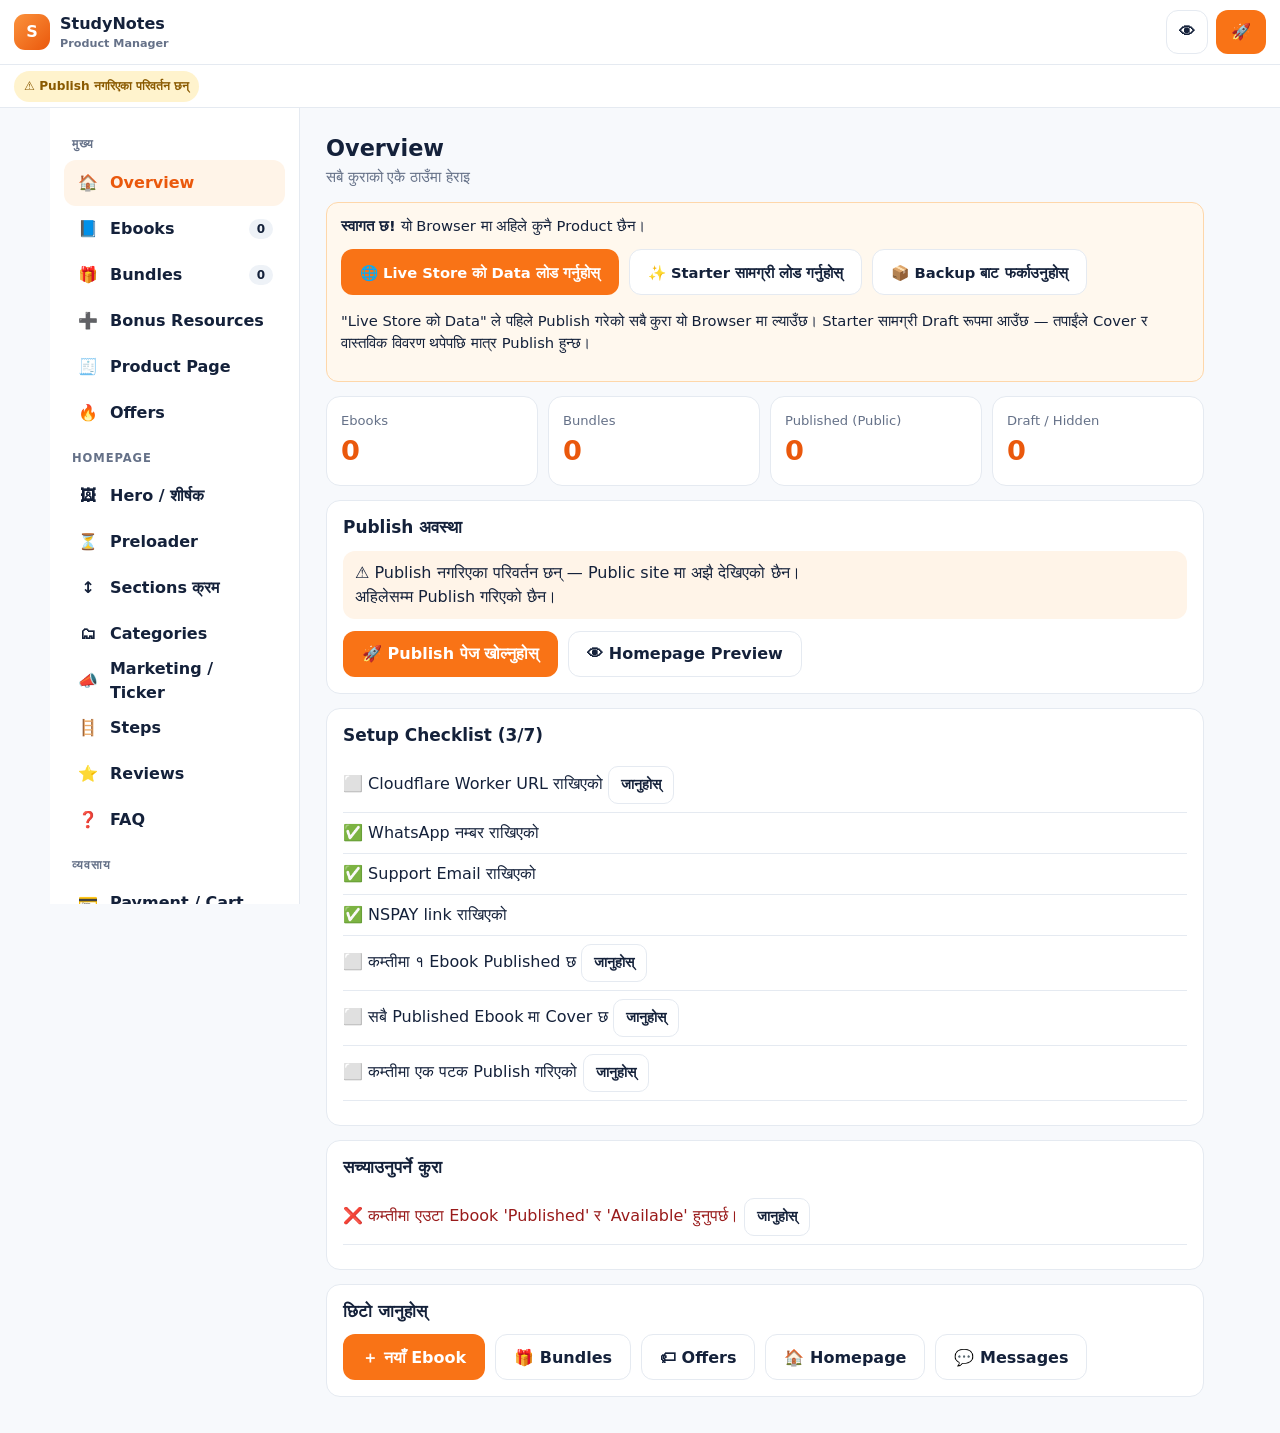
<file: mnrsnadmin/index.html>
<!doctype html>
<html lang="ne">
<head>
<meta charset="utf-8">
<meta name="viewport" content="width=device-width,initial-scale=1,viewport-fit=cover">
<meta name="robots" content="noindex,nofollow">
<meta name="theme-color" content="#f97316">
<title>StudyNotes Product Manager</title>
<link rel="icon" href="../favicon.svg">
<link rel="stylesheet" href="../assets/css/admin.css">
</head>
<body data-base="../">
<header class="admin-top">
  <button class="icon-btn" id="menuBtn" aria-label="Menu">☰</button>
  <a class="brand" href="../index.html"><span class="brand-mark">S</span><span>StudyNotes<small>Product Manager</small></span></a>
  <div class="top-right"><button class="btn btn-ghost" id="btnPreview" style="min-height:44px;padding:0 12px">👁</button><button class="btn btn-primary" id="btnPublish" style="min-height:44px;padding:0 14px">🚀</button></div>
</header>
<div class="status-strip"><span id="pubBadge" class="pub-badge ok"></span><span id="saveStatus"></span></div>
<div id="scrim"></div>
<div class="admin-shell">
  <aside class="sidebar" id="sideNav"></aside>
  <main class="main-panel"><div id="app"></div></main>
</div>
<nav class="bottom-tabs" id="bottomTabs"></nav>
<div id="pv" hidden>
  <div class="pv-bar"><button class="btn btn-ghost" id="pvClose">✕ बन्द</button><label><input type="checkbox" id="pvDrafts"> Draft पनि देखाउने</label><button class="btn btn-ghost" id="pvReload">↻</button><small style="margin:0">Preview — Publish नगरेसम्म Public site मा केही पुग्दैन।</small></div>
  <iframe id="pvFrame" title="Preview"></iframe>
</div>
<div id="toast" class="toast" role="status" aria-live="polite"></div>
<script src="../assets/js/site-core.js"></script>
<script src="../assets/js/admin-core.js"></script>
<script src="../assets/js/admin-forms.js"></script>
<script src="../assets/js/admin-pages1.js"></script>
<script src="../assets/js/admin-pages2.js"></script>
<script src="../assets/js/admin-bonus.js"></script>
<script src="../assets/js/admin-productpage.js"></script>
<script src="../assets/js/admin-app.js"></script>
</body>
</html>
</file>
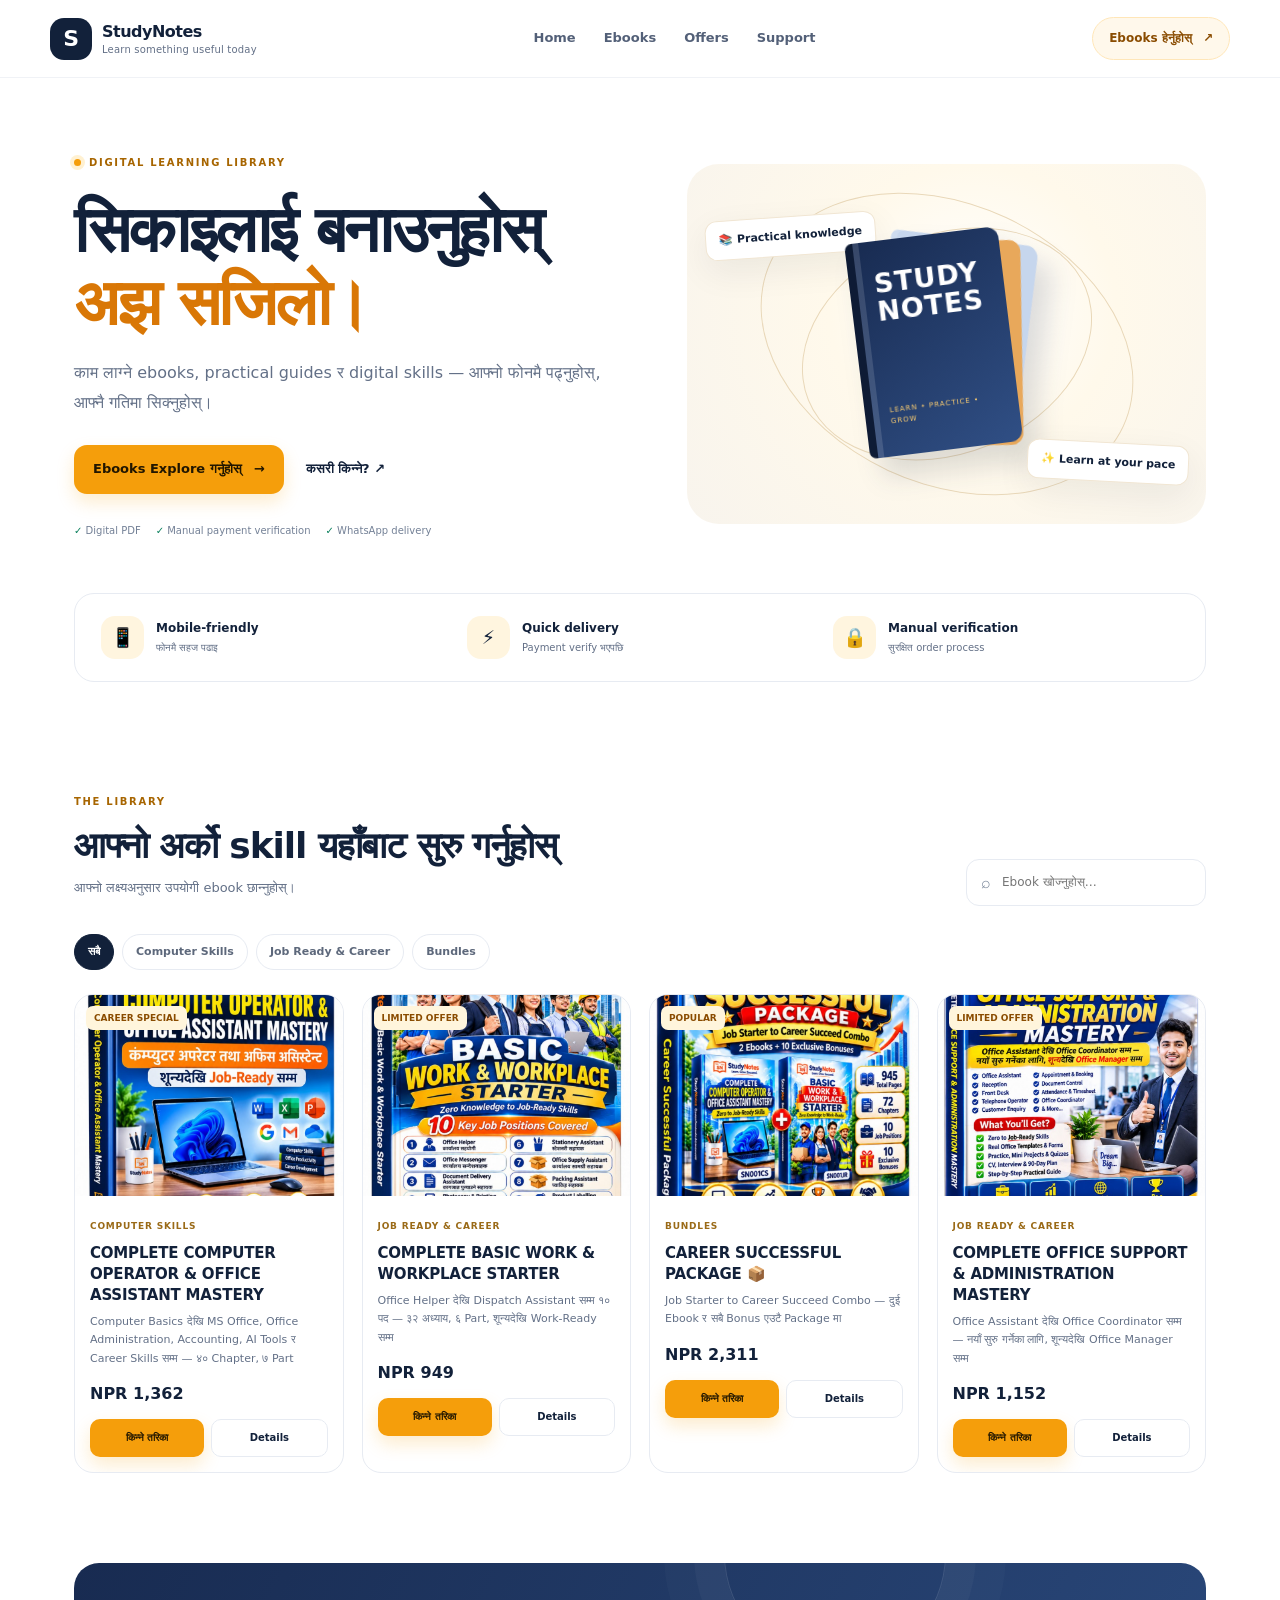
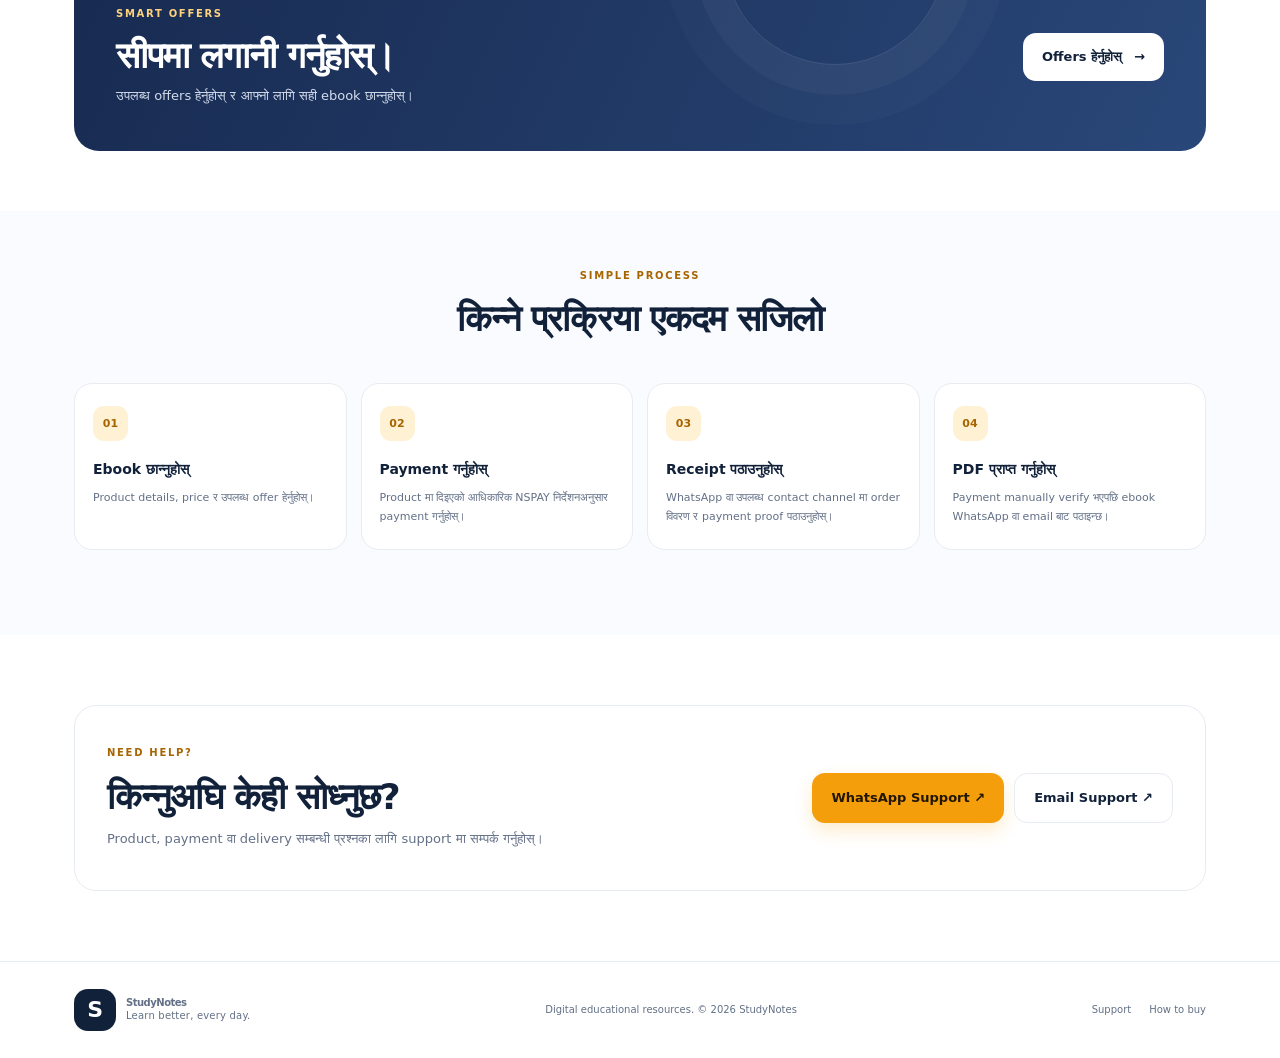
<file: index-legacy.html>
<!doctype html>
<html lang="ne">
<head>
<meta charset="utf-8"><meta name="viewport" content="width=device-width,initial-scale=1">
<meta name="theme-color" content="#ffffff">
<meta name="description" content="StudyNotes — उपयोगी ebooks, study resources र digital learning guides.">
<title>StudyNotes — Learn Better</title>
<link rel="stylesheet" href="assets/css/style.css">
</head>
<body>
<header class="site-header">
  <a class="brand" href="./" aria-label="StudyNotes home"><span class="brand-mark">S</span><span>StudyNotes<small>Learn something useful today</small></span></a>
  <nav class="desktop-nav" aria-label="Main navigation"><a href="#home">Home</a><a href="#ebooks">Ebooks</a><a href="#offers">Offers</a><a href="#support">Support</a></nav>
  <a class="header-cta" href="#ebooks">Ebooks हेर्नुहोस् <span>↗</span></a>
</header>
<main>
<section class="hero" id="home">
  <div class="hero-copy"><span class="eyebrow"><span class="dot"></span> DIGITAL LEARNING LIBRARY</span>
    <h1>सिकाइलाई बनाउनुहोस्<br><em>अझ सजिलो।</em></h1>
    <p>काम लाग्ने ebooks, practical guides र digital skills — आफ्नो फोनमै पढ्नुहोस्, आफ्नै गतिमा सिक्नुहोस्।</p>
    <div class="hero-actions"><a class="btn btn-primary" href="#ebooks">Ebooks Explore गर्नुहोस् <span>→</span></a><a class="text-link" href="#support">कसरी किन्ने? <span>↗</span></a></div>
    <div class="trust-row"><span>✓ Digital PDF</span><span>✓ Manual payment verification</span><span>✓ WhatsApp delivery</span></div>
  </div>
  <div class="hero-art" aria-hidden="true"><div class="orbit orbit-one"></div><div class="orbit orbit-two"></div><div class="floating-note note-a">📚 Practical knowledge</div><div class="book-stack"><div class="book book-back"></div><div class="book book-mid"></div><div class="book book-front"><span>STUDY<br>NOTES</span><small>LEARN • PRACTICE • GROW</small></div></div><div class="floating-note note-b">✨ Learn at your pace</div></div>
</section>
<section class="benefit-strip"><div><span class="benefit-icon">📱</span><span><b>Mobile-friendly</b><small>फोनमै सहज पढाइ</small></span></div><div><span class="benefit-icon">⚡</span><span><b>Quick delivery</b><small>Payment verify भएपछि</small></span></div><div><span class="benefit-icon">🔒</span><span><b>Manual verification</b><small>सुरक्षित order process</small></span></div></section>
<section class="section" id="ebooks">
  <div class="section-heading"><div><span class="eyebrow">THE LIBRARY</span><h2>आफ्नो अर्को skill यहाँबाट सुरु गर्नुहोस्</h2><p>आफ्नो लक्ष्यअनुसार उपयोगी ebook छान्नुहोस्।</p></div><label class="search-box"><span>⌕</span><input id="searchInput" type="search" placeholder="Ebook खोज्नुहोस्…" aria-label="Ebook खोज्नुहोस्"></label></div>
  <div id="categoryFilters" class="category-filters"><button class="filter-chip active" data-category="all">सबै</button></div>
  <div id="productGrid" class="product-grid"><div class="loading-state">Ebooks लोड हुँदैछन्…</div></div>
  <div id="emptyState" class="empty-state" hidden><span>📚</span><h3>अहिले product भेटिएन</h3><p>अर्को शब्द प्रयोग गरेर खोज्नुहोस् वा पछि फेरि हेर्नुहोस्।</p></div>
</section>
<section class="offer-banner" id="offers"><div><span class="eyebrow">SMART OFFERS</span><h2>सीपमा लगानी गर्नुहोस्।</h2><p>उपलब्ध offers हेर्नुहोस् र आफ्नो लागि सही ebook छान्नुहोस्।</p></div><a class="btn btn-light" href="#ebooks">Offers हेर्नुहोस् <span>→</span></a></section>
<section class="how-section" id="how"><div class="section-heading centered"><div><span class="eyebrow">SIMPLE PROCESS</span><h2>किन्ने प्रक्रिया एकदम सजिलो</h2></div></div><div class="steps-grid"><article><span class="step-number">01</span><h3>Ebook छान्नुहोस्</h3><p>Product details, price र उपलब्ध offer हेर्नुहोस्।</p></article><article><span class="step-number">02</span><h3>Payment गर्नुहोस्</h3><p>Product मा दिइएको आधिकारिक NSPAY निर्देशनअनुसार payment गर्नुहोस्।</p></article><article><span class="step-number">03</span><h3>Receipt पठाउनुहोस्</h3><p>WhatsApp वा उपलब्ध contact channel मा order विवरण र payment proof पठाउनुहोस्।</p></article><article><span class="step-number">04</span><h3>PDF प्राप्त गर्नुहोस्</h3><p>Payment manually verify भएपछि ebook WhatsApp वा email बाट पठाइन्छ।</p></article></div></section>
<section class="support-section" id="support"><div><span class="eyebrow">NEED HELP?</span><h2>किन्नुअघि केही सोध्नुछ?</h2><p>Product, payment वा delivery सम्बन्धी प्रश्नका लागि support मा सम्पर्क गर्नुहोस्।</p></div><div class="support-actions"><a id="supportWhatsapp" class="btn btn-primary" href="#" rel="noopener">WhatsApp Support ↗</a><a id="supportEmail" class="btn btn-outline" href="#">Email Support ↗</a></div></section>
</main>
<footer class="site-footer"><a class="brand" href="./"><span class="brand-mark">S</span><span>StudyNotes<small>Learn better, every day.</small></span></a><p>Digital educational resources. © <span id="year"></span> StudyNotes</p><div><a href="#support">Support</a><a href="#how">How to buy</a></div></footer>
<nav class="mobile-nav" aria-label="Mobile navigation"><a href="#home"><span>⌂</span>Home</a><a href="#ebooks"><span>▤</span>Ebooks</a><a href="#offers"><span>✦</span>Offers</a><a href="#support"><span>◌</span>Support</a></nav>
<div id="productModal" class="modal" hidden><div class="modal-backdrop" data-close-modal></div><section class="modal-panel" role="dialog" aria-modal="true" aria-labelledby="modalTitle"><button class="modal-close" data-close-modal aria-label="Close">×</button><div id="modalContent"></div></section></div>
<div id="toast" class="toast" role="status" aria-live="polite"></div>
<script src="assets/js/store.js" defer></script>
</body></html>
</file>
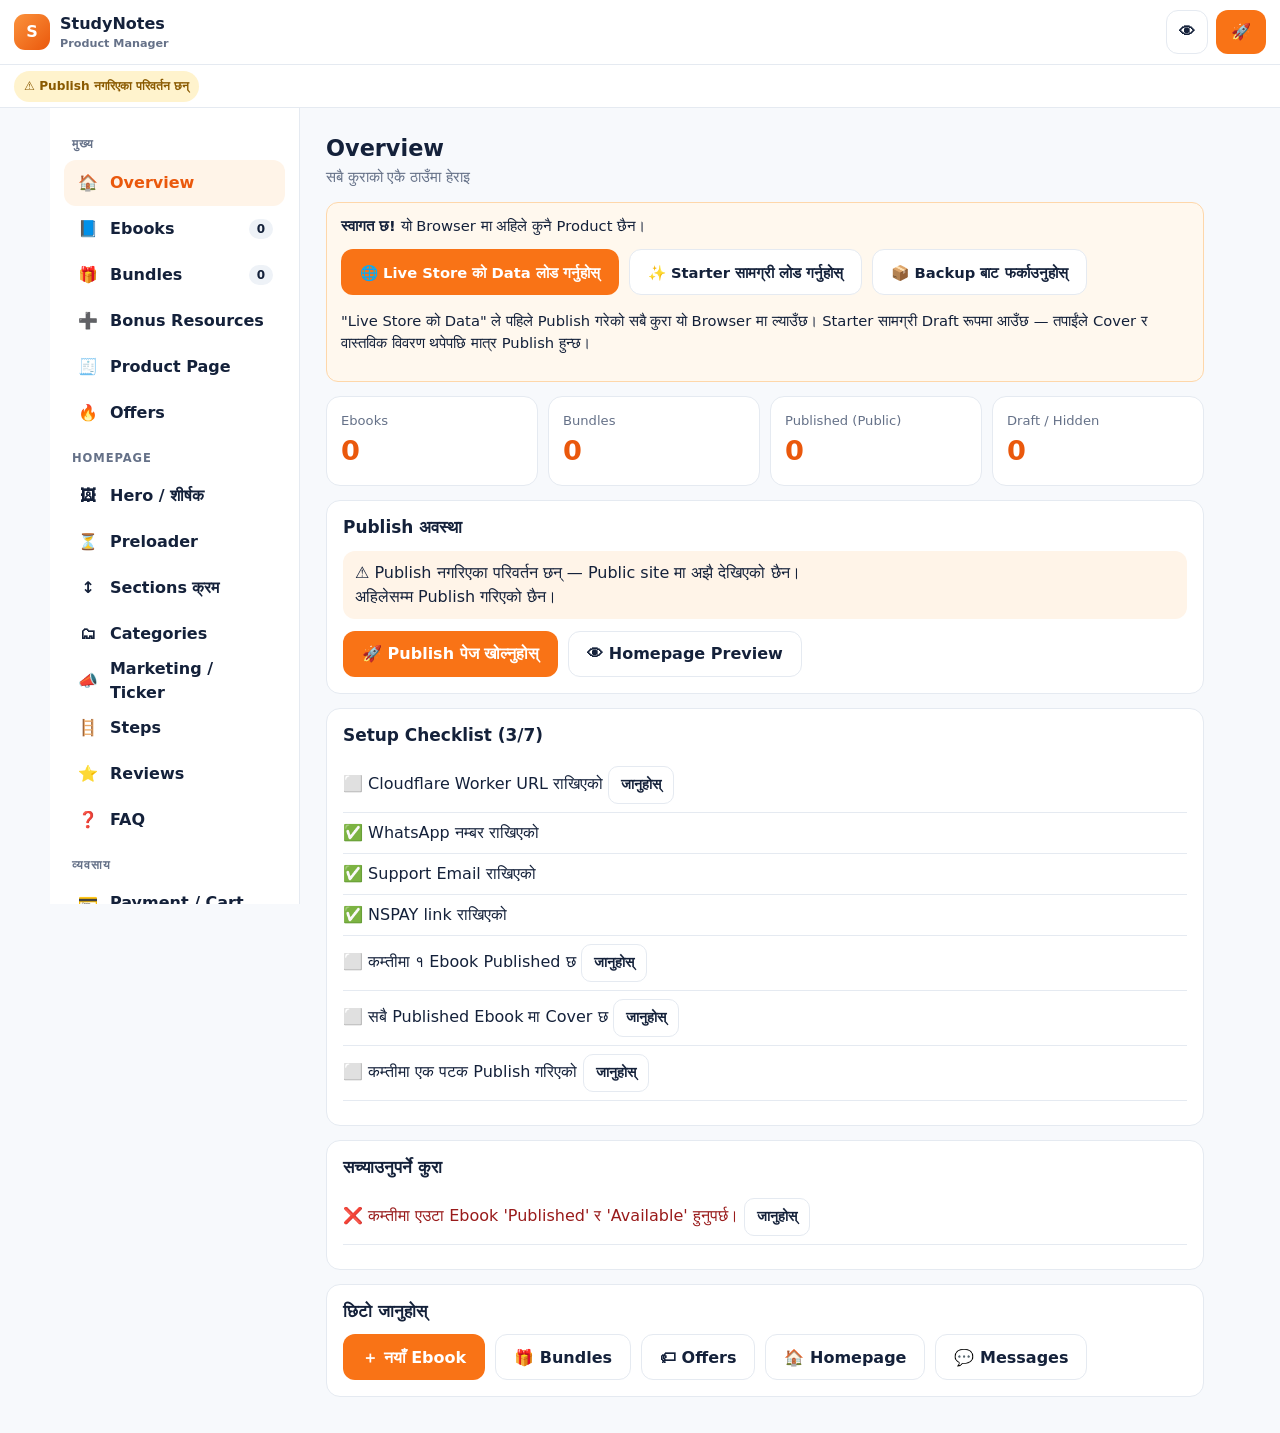
<file: mnrsnadmin.html>
<!doctype html>
<html lang="ne">
<head>
<meta charset="utf-8">
<meta name="viewport" content="width=device-width,initial-scale=1,viewport-fit=cover">
<meta name="robots" content="noindex,nofollow">
<meta name="theme-color" content="#f97316">
<title>StudyNotes Product Manager</title>
<link rel="icon" href="favicon.svg">
<link rel="stylesheet" href="assets/css/admin.css">
</head>
<body data-base="">
<header class="admin-top">
  <button class="icon-btn" id="menuBtn" aria-label="Menu">☰</button>
  <a class="brand" href="index.html"><span class="brand-mark">S</span><span>StudyNotes<small>Product Manager</small></span></a>
  <div class="top-right"><button class="btn btn-ghost" id="btnPreview" style="min-height:44px;padding:0 12px">👁</button><button class="btn btn-primary" id="btnPublish" style="min-height:44px;padding:0 14px">🚀</button></div>
</header>
<div class="status-strip"><span id="pubBadge" class="pub-badge ok"></span><span id="saveStatus"></span></div>
<div id="scrim"></div>
<div class="admin-shell">
  <aside class="sidebar" id="sideNav"></aside>
  <main class="main-panel"><div id="app"></div></main>
</div>
<nav class="bottom-tabs" id="bottomTabs"></nav>
<div id="pv" hidden>
  <div class="pv-bar"><button class="btn btn-ghost" id="pvClose">✕ बन्द</button><label><input type="checkbox" id="pvDrafts"> Draft पनि देखाउने</label><button class="btn btn-ghost" id="pvReload">↻</button><small style="margin:0">Preview — Publish नगरेसम्म Public site मा केही पुग्दैन।</small></div>
  <iframe id="pvFrame" title="Preview"></iframe>
</div>
<div id="toast" class="toast" role="status" aria-live="polite"></div>
<script src="assets/js/site-core.js"></script>
<script src="assets/js/admin-core.js"></script>
<script src="assets/js/admin-forms.js"></script>
<script src="assets/js/admin-pages1.js"></script>
<script src="assets/js/admin-pages2.js"></script>
<script src="assets/js/admin-bonus.js"></script>
<script src="assets/js/admin-productpage.js"></script>
<script src="assets/js/admin-app.js"></script>
</body>
</html>
</file>
<file: assets/css/admin.css>
/* StudyNotes Product Manager — mobile-first admin styles (orange + white). Admin only; the storefront design is untouched. */
:root{--ink:#14213a;--muted:#657188;--line:#e5eaf1;--wash:#f7f9fc;--orange:#f97316;--orange-d:#ea580c;--orange-l:#fff4e8;--green:#087f5b;--red:#c62828;--card:#fff;--r:14px}
*{box-sizing:border-box;-webkit-tap-highlight-color:transparent}
html{scroll-behavior:auto}
body{margin:0;background:var(--wash);color:var(--ink);font:16px/1.5 system-ui,-apple-system,"Segoe UI",Roboto,"Noto Sans Devanagari",sans-serif;padding-bottom:76px}
h1,h2,h3{margin:0;line-height:1.25}
code{background:#eef2f7;border-radius:6px;padding:1px 6px;font-size:.86em;word-break:break-all}
small{color:var(--muted);display:block;margin-top:4px;font-size:.82rem;line-height:1.4}
small.inl{display:block}
.muted{color:var(--muted);font-size:.9rem}
.nolist{list-style:none;padding:0;margin:0}

/* top bar */
.admin-top{position:sticky;top:0;z-index:40;display:flex;align-items:center;gap:10px;padding:10px 14px;background:#fff;border-bottom:1px solid var(--line)}
.brand{display:flex;align-items:center;gap:10px;font-weight:800;color:var(--ink);text-decoration:none;font-size:1rem}
.brand-mark{display:grid;place-items:center;width:36px;height:36px;border-radius:11px;background:linear-gradient(135deg,#fb923c,#ea580c);color:#fff;font-weight:900}
.brand small{margin:0;font-weight:600;font-size:.7rem}
.top-right{margin-left:auto;display:flex;align-items:center;gap:8px}
.status-strip{position:sticky;top:61px;z-index:39;display:flex;align-items:center;justify-content:space-between;gap:8px;padding:6px 14px;background:#fff;border-bottom:1px solid var(--line)}
#saveStatus{font-size:.74rem;color:var(--muted);text-align:right;line-height:1.2}
.pub-badge{font-size:.76rem;font-weight:700;border-radius:999px;padding:6px 10px;white-space:nowrap}
.pub-badge.warn{background:#fff3cd;color:#8a5a00}.pub-badge.ok{background:#e6f6ee;color:var(--green)}
.icon-btn{border:1px solid var(--line);background:#fff;border-radius:12px;width:44px;height:44px;font-size:1.2rem;cursor:pointer}

/* buttons */
.btn{display:inline-flex;align-items:center;justify-content:center;gap:6px;min-height:46px;padding:0 18px;border-radius:12px;border:1.5px solid transparent;font:inherit;font-weight:700;cursor:pointer;text-decoration:none;line-height:1.2}
.btn-primary{background:var(--orange);color:#fff}.btn-primary:active{background:var(--orange-d)}
.btn-ghost{background:#fff;border-color:var(--line);color:var(--ink)}
.btn-danger{background:#fff;border-color:#f3c0c0;color:var(--red)}
.btn:disabled{opacity:.55}
.small-btn{min-height:38px;padding:0 12px;border-radius:10px;border:1px solid var(--line);background:#fff;font:inherit;font-size:.88rem;font-weight:600;color:var(--ink);cursor:pointer}
.small-btn.danger{color:var(--red);border-color:#f3c0c0}
.small-btn:disabled{opacity:.4}
.file-button{position:relative;overflow:hidden}
.file-button input{position:absolute;inset:0;opacity:0;width:100%;cursor:pointer}
.button-row{display:flex;flex-wrap:wrap;gap:10px;margin-top:12px}
.button-row.top{margin:0 0 14px}

/* layout */
.admin-shell{display:block;max-width:1180px;margin:0 auto}
.sidebar{position:fixed;inset:0 20% 0 0;max-width:300px;z-index:60;background:#fff;padding:14px;overflow-y:auto;transform:translateX(-102%);transition:transform .2s;box-shadow:0 0 40px rgba(0,0,0,.2)}
body.menu-open .sidebar{transform:none}
#scrim{display:none;position:fixed;inset:0;background:rgba(15,23,42,.45);z-index:50}
body.menu-open #scrim{display:block}
.side-title{font-size:.72rem;letter-spacing:.08em;text-transform:uppercase;color:var(--muted);font-weight:800;margin:14px 8px 6px}
.side-link{display:flex;align-items:center;gap:10px;width:100%;min-height:46px;padding:0 12px;border:0;border-radius:12px;background:transparent;font:inherit;font-weight:600;color:var(--ink);text-align:left;cursor:pointer}
.side-link.active{background:var(--orange-l);color:var(--orange-d)}
.side-link .ico{width:24px;text-align:center}
.side-link .count{margin-left:auto;background:#eef2f7;border-radius:999px;font-size:.75rem;padding:1px 8px}
.main-panel{padding:14px}
.page-head{margin:4px 0 14px}.page-head h1{font-size:1.4rem}.page-head p{margin:4px 0 0;color:var(--muted);font-size:.92rem}
.bottom-tabs{position:fixed;left:0;right:0;bottom:0;z-index:45;display:grid;grid-template-columns:repeat(5,1fr);background:#fff;border-top:1px solid var(--line);padding-bottom:env(safe-area-inset-bottom)}
.bottom-tabs button{display:flex;flex-direction:column;align-items:center;justify-content:center;gap:2px;min-height:60px;border:0;background:none;font:inherit;font-size:.72rem;font-weight:700;color:var(--muted)}
.bottom-tabs button span{font-size:1.2rem}
.bottom-tabs button.active{color:var(--orange-d)}

/* cards & forms */
.panel-card{background:var(--card);border:1px solid var(--line);border-radius:var(--r);padding:16px;margin-bottom:14px}
.panel-title{display:flex;justify-content:space-between;gap:10px;margin-bottom:12px}
.panel-title h2{font-size:1.06rem}.panel-title p{margin:2px 0 0;color:var(--muted);font-size:.86rem}
h3.sub{font-size:.95rem;margin:14px 0 8px;color:var(--orange-d)}
.field{margin-bottom:14px}
.field>label,.field label:first-child{display:block;font-weight:700;font-size:.92rem;margin-bottom:6px}
input,select,textarea{width:100%;min-height:48px;border:1.5px solid #d6dde8;border-radius:12px;padding:10px 12px;font:inherit;background:#fff;color:var(--ink)}
textarea{min-height:90px;resize:vertical;line-height:1.5}
textarea.code{font-family:ui-monospace,Menlo,monospace;font-size:.82rem}
input:focus,select:focus,textarea:focus{outline:3px solid #fed7aa;border-color:var(--orange)}
input[type=checkbox]{width:24px;height:24px;min-height:0;accent-color:var(--orange);flex:none}
input[type=file]{padding:10px}
.field-row{display:grid;grid-template-columns:1fr;gap:0 12px}
.req{color:var(--red)}
.toggle-row{display:flex;align-items:center;justify-content:space-between;gap:14px;min-height:52px;padding:8px 12px;border:1.5px solid var(--line);border-radius:12px;margin-bottom:12px;background:#fff;font-weight:600;cursor:pointer}
.toggle-row input{width:26px;height:26px}
.notice-box{background:#fff8ee;border:1px solid #fed7aa;border-radius:12px;padding:12px 14px;margin-bottom:14px;font-size:.92rem}
.toolbar{display:grid;gap:8px;margin-bottom:12px}
.toolbar.tb1{grid-template-columns:1fr}.toolbar.tb4{grid-template-columns:1fr 1fr}.toolbar.tb4 input{grid-column:1/-1}
.stats-grid{display:grid;grid-template-columns:1fr 1fr;gap:10px;margin-bottom:14px}
.stats-grid article{background:#fff;border:1px solid var(--line);border-radius:var(--r);padding:14px}
.stats-grid span{display:block;color:var(--muted);font-size:.82rem}.stats-grid strong{font-size:1.7rem;color:var(--orange-d)}
.checks{display:grid;gap:6px;max-height:260px;overflow:auto;padding:4px;border:1.5px solid var(--line);border-radius:12px}
.chk{display:flex;align-items:center;gap:10px;min-height:44px;padding:4px 8px;font-weight:500;margin:0!important;cursor:pointer}
.phs{display:flex;flex-wrap:wrap;gap:6px;margin-bottom:10px;font-size:.82rem}
.phs span{background:#f1f5f9;border-radius:8px;padding:4px 8px}
.k{opacity:.6;font-weight:400}
.inline-act{display:flex;gap:8px;align-items:center}.inline-act .field{flex:1;margin:0}

/* product list */
.product-list{display:grid;gap:10px}
.product-row{display:grid;grid-template-columns:56px 1fr;gap:12px;background:#fff;border:1px solid var(--line);border-radius:var(--r);padding:12px}
.mini-cover{width:56px;height:72px;border-radius:8px;object-fit:cover;background:#eef2f7}
.mini-cover.ph{display:grid;place-items:center;font-size:1.5rem}
.row-title{font-weight:800}.row-sub{color:var(--muted);font-size:.84rem;margin-top:2px}
.row-actions{grid-column:1/-1;display:flex;flex-wrap:wrap;gap:6px}
.status-pill{display:inline-block;padding:2px 10px;border-radius:999px;font-size:.74rem;font-weight:800;background:#eef2f7}
.status-published{background:#e6f6ee;color:var(--green)}.status-draft{background:#fff3cd;color:#8a5a00}.status-hidden{background:#eceff3;color:#556}.status-archived{background:#f3e8ff;color:#6b21a8}
.editor-head{position:sticky;top:104px;z-index:30;background:var(--wash);padding:8px 0 10px;display:grid;gap:8px}
.eh-id{font-size:.92rem}
.editor-footer{position:sticky;bottom:64px;display:flex;gap:10px;background:#fff;border:1px solid var(--line);border-radius:var(--r);padding:10px;z-index:20}
.editor-footer .btn{flex:1;font-size:.9rem;padding:0 8px}
.calc{display:grid;grid-template-columns:repeat(3,1fr);gap:8px;background:var(--orange-l);border-radius:12px;padding:10px;margin-bottom:12px;text-align:center}
.calc span{display:block;font-size:.72rem;color:var(--muted)}.calc b{font-size:1rem}.calc .or{color:var(--orange-d)}.calc .gr{color:var(--green)}

/* collections */
.coll{display:grid;gap:10px;margin-bottom:6px}
.citem{border:1.5px solid var(--line);border-radius:12px;background:#fff}
.citem.is-hidden{opacity:.6;background:#f8fafc}
.citem>summary{display:flex;align-items:center;gap:10px;min-height:52px;padding:8px 12px;cursor:pointer;list-style:none;font-weight:700}
.citem>summary::-webkit-details-marker{display:none}
.cn{display:inline-grid;place-items:center;min-width:26px;height:26px;border-radius:8px;background:var(--orange-l);color:var(--orange-d);font-size:.8rem;font-weight:800;flex:none}
.ct{flex:1;overflow:hidden;text-overflow:ellipsis;white-space:nowrap}
.citem-tools{display:flex;flex-wrap:wrap;gap:6px;padding:0 12px 10px}
.citem-body{padding:6px 12px 6px;border-top:1px dashed var(--line)}
.citem[open]>summary{background:#fffaf4;border-radius:12px 12px 0 0}

/* images */
.imgbox{display:grid;grid-template-columns:96px 1fr;gap:12px;align-items:center;border:1.5px dashed #d6dde8;border-radius:12px;padding:10px}
.imgbox.tall{grid-template-columns:120px 1fr}
.imgprev{display:grid;place-items:center;height:96px;border-radius:10px;background:#f1f5f9;overflow:hidden;font-size:1.8rem}
.imgbox.tall .imgprev{height:150px}
.imgprev img{width:100%;height:100%;object-fit:cover}
.imgprev.broken::after{content:"⚠️";position:absolute}
.imgbtns{display:grid;gap:8px}

/* sections order */
.sec-list{display:grid;gap:8px}
.sec-row{display:flex;align-items:center;gap:10px;min-height:56px;padding:8px 12px;border:1.5px solid var(--line);border-radius:12px;background:#fff}
.sec-row.off{opacity:.55}.sec-row .sn{flex:1;font-weight:700}.sec-tools{display:flex;align-items:center;gap:8px}
.switch{position:relative;display:inline-block;width:52px;height:30px;margin:0!important}
.switch input{opacity:0;position:absolute;inset:0;width:100%;height:100%;margin:0;z-index:2;cursor:pointer}
.switch i{position:absolute;inset:0;border-radius:999px;background:#cbd5e1;transition:.15s}
.switch i::after{content:"";position:absolute;left:3px;top:3px;width:24px;height:24px;border-radius:50%;background:#fff;transition:.15s}
.switch input:checked+i{background:var(--orange)}.switch input:checked+i::after{transform:translateX(22px)}
.action-pick{display:grid;gap:8px}

/* publish */
.result-box{margin-top:12px;border-radius:12px;padding:0}
.result-box:not(:empty){padding:12px 14px;background:#f1f5f9;font-size:.94rem}
.result-box.success{background:#e6f6ee;color:#065f46}.result-box.error{background:#fdecec;color:#991b1b}
.publish-summary{background:var(--orange-l);padding:10px 12px;border-radius:12px;margin-bottom:10px}
.check-list{list-style:none;padding:0;margin:8px 0}.check-list li{padding:8px 0;border-bottom:1px solid var(--line)}.check-list .err{color:#991b1b}
.okline{color:var(--green);font-weight:700}
.hist{display:grid;gap:8px}.hrow{display:flex;gap:10px;align-items:center;justify-content:space-between;padding:10px;border:1px solid var(--line);border-radius:12px}
.hrow.ok{background:#f3fbf7}.hrow.bad{background:#fff6f6}

.toast{position:fixed;left:50%;bottom:84px;transform:translate(-50%,20px);background:#14213a;color:#fff;padding:12px 18px;border-radius:12px;font-weight:600;z-index:200;opacity:0;pointer-events:none;transition:.2s;max-width:92vw;text-align:center}
.toast.show{opacity:1;transform:translate(-50%,0)}

/* preview overlay */
#pv{position:fixed;inset:0;z-index:100;background:#0f172a;display:flex;flex-direction:column}
#pv[hidden]{display:none}
.pv-bar{display:flex;align-items:center;gap:10px;padding:8px 12px;background:#fff;flex-wrap:wrap}
.pv-bar label{display:flex;align-items:center;gap:8px;font-size:.84rem;font-weight:600}
.pv-bar .btn{min-height:40px;padding:0 14px}
#pvFrame{flex:1;width:100%;max-width:480px;margin:0 auto;border:0;background:#fff}
body.pv-open{overflow:hidden}

@media(min-width:900px){
  body{padding-bottom:0}
  .bottom-tabs,#menuBtn,#scrim{display:none!important}
  .admin-shell{display:grid;grid-template-columns:250px 1fr;gap:0}
  .sidebar{position:sticky;top:104px;inset:auto;transform:none;height:calc(100vh - 104px);box-shadow:none;border-right:1px solid var(--line);max-width:none;z-index:1}
  .main-panel{padding:22px 26px}
  .field-row{grid-template-columns:repeat(auto-fit,minmax(200px,1fr))}
  .toolbar.tb4{grid-template-columns:2fr 1fr 1fr 1fr}.toolbar.tb4 input{grid-column:auto}
  .stats-grid{grid-template-columns:repeat(4,1fr)}
  .product-row{grid-template-columns:56px 1fr auto}.row-actions{grid-column:auto;max-width:430px;justify-content:flex-end}
  .editor-footer{bottom:12px}.toast{bottom:24px}
  .action-pick{grid-template-columns:240px 1fr}
}
</file>
<file: assets/css/style.css>
:root{--ink:#12213a;--muted:#637087;--line:#e7ebf2;--paper:#fff;--wash:#f7f9fc;--cream:#fff8eb;--orange:#f59e0b;--orange-dark:#d97706;--blue:#2346a0;--green:#087f5b;--radius:22px;--shadow:0 12px 35px rgba(18,33,58,.07)}*{box-sizing:border-box}html{scroll-behavior:smooth;scroll-padding-top:90px}body{margin:0;background:#fff;color:var(--ink);font-family:Inter,ui-sans-serif,system-ui,-apple-system,"Noto Sans Devanagari",sans-serif;line-height:1.6}a{color:inherit;text-decoration:none}button,input{font:inherit}.site-header{height:78px;padding:0 max(22px,calc((100% - 1180px)/2));display:flex;align-items:center;justify-content:space-between;gap:24px;border-bottom:1px solid #f0f2f6;background:rgba(255,255,255,.94);position:sticky;top:0;z-index:20;backdrop-filter:blur(14px)}.brand{display:flex;align-items:center;gap:10px;font-weight:850;letter-spacing:-.5px}.brand-mark{display:grid;place-items:center;width:42px;height:42px;border-radius:14px;background:var(--ink);color:#fff;font-size:22px}.brand small{display:block;color:var(--muted);font-size:10px;letter-spacing:.2px;font-weight:500;margin-top:-3px}.desktop-nav{display:flex;gap:28px;color:#536078;font-size:13px;font-weight:650}.desktop-nav a:hover,.site-footer a:hover{color:var(--orange-dark)}.header-cta{background:var(--cream);color:#8a4c00;border:1px solid #ffe6b8;border-radius:999px;padding:11px 16px;font-size:12px;font-weight:800}.header-cta span{margin-left:7px}.hero{max-width:1180px;margin:auto;padding:70px 24px 54px;display:grid;grid-template-columns:1.05fr .95fr;align-items:center;gap:40px;min-height:510px}.eyebrow{font-size:10px;letter-spacing:1.7px;font-weight:850;color:#a76500;display:inline-flex;align-items:center;gap:8px}.dot{width:7px;height:7px;background:#f59e0b;border-radius:50%;box-shadow:0 0 0 4px #fff1d2}.hero h1{font-size:clamp(38px,5.4vw,64px);line-height:1.14;letter-spacing:-2.7px;margin:20px 0 18px;font-weight:850}.hero h1 em{font-style:normal;color:var(--orange-dark)}.hero-copy>p{max-width:540px;color:var(--muted);font-size:16px;line-height:1.9}.hero-actions{display:flex;align-items:center;gap:22px;flex-wrap:wrap;margin-top:27px}.btn{border:0;display:inline-flex;justify-content:center;align-items:center;gap:12px;border-radius:13px;padding:14px 19px;font-size:13px;font-weight:800;cursor:pointer;transition:transform .18s,box-shadow .18s}.btn:hover{transform:translateY(-2px)}.btn-primary{background:var(--orange);color:#211600;box-shadow:0 8px 18px #f59e0b33}.btn-primary:hover{background:#ffb11b}.btn-light{background:#fff;color:var(--ink)}.btn-outline{border:1px solid var(--line);background:white}.text-link{font-size:13px;font-weight:800;color:var(--ink)}.trust-row{display:flex;gap:15px;flex-wrap:wrap;margin-top:29px;color:#738096;font-size:10px}.trust-row span:first-letter{color:var(--green)}.hero-art{height:360px;position:relative;display:grid;place-items:center;overflow:hidden;border-radius:32px;background:radial-gradient(circle at 55% 40%,#fff 0,#fff9eb 40%,#f8f4ed 100%)}.orbit{position:absolute;border:1px solid #e9d8b9;border-radius:50%;transform:rotate(-22deg)}.orbit-one{width:300px;height:220px}.orbit-two{width:390px;height:280px;transform:rotate(25deg)}.book-stack{width:190px;height:230px;position:relative;transform:rotate(-7deg);filter:drop-shadow(12px 20px 13px #1a294626)}.book{position:absolute;border-radius:7px 12px 12px 7px;box-shadow:inset 6px 0 0 #ffffff22}.book-back{width:148px;height:200px;background:#c6d6ed;left:28px;top:9px;transform:rotate(14deg)}.book-mid{width:150px;height:205px;background:#e8a85b;left:20px;top:12px;transform:rotate(6deg)}.book-front{width:154px;height:216px;background:linear-gradient(145deg,#182b51,#304f85);left:5px;top:4px;color:#fff;padding:29px 17px;display:flex;flex-direction:column;justify-content:space-between;border-left:8px solid #0e1b35}.book-front span{font-size:27px;font-weight:900;line-height:1.05;letter-spacing:1px}.book-front small{font-size:7px;letter-spacing:1px;color:#ffcf70}.floating-note{position:absolute;background:#fff;border:1px solid #f1e6d3;box-shadow:var(--shadow);padding:10px 13px;border-radius:12px;font-size:11px;font-weight:750}.note-a{top:52px;left:18px;transform:rotate(-4deg)}.note-b{bottom:42px;right:17px;transform:rotate(3deg)}.benefit-strip{max-width:1132px;margin:0 auto 30px;padding:22px 26px;border:1px solid var(--line);border-radius:20px;display:grid;grid-template-columns:repeat(3,1fr);gap:20px}.benefit-strip>div{display:flex;gap:12px;align-items:center}.benefit-icon{width:43px;height:43px;border-radius:14px;background:#fff5df;display:grid;place-items:center;font-size:19px}.benefit-strip b,.benefit-strip small{display:block}.benefit-strip b{font-size:12px}.benefit-strip small{font-size:10px;color:var(--muted);margin-top:2px}.section{max-width:1180px;padding:75px 24px;margin:auto}.section-heading{display:flex;align-items:end;justify-content:space-between;gap:25px;margin-bottom:28px}.section-heading h2,.how-section h2,.support-section h2,.offer-banner h2{font-size:clamp(25px,3vw,36px);line-height:1.25;letter-spacing:-1.1px;margin:10px 0}.section-heading p,.support-section p,.offer-banner p{color:var(--muted);font-size:13px;margin:8px 0}.search-box{display:flex;align-items:center;gap:9px;border:1px solid var(--line);border-radius:13px;padding:0 14px;min-width:240px;height:47px;color:#7a879a}.search-box input{border:0;outline:0;width:100%;min-width:0;font-size:12px;background:transparent;color:var(--ink)}.category-filters{display:flex;gap:8px;flex-wrap:wrap;margin-bottom:24px}.filter-chip{border:1px solid var(--line);background:#fff;color:#5d687b;padding:8px 13px;border-radius:999px;font-size:11px;font-weight:750;cursor:pointer}.filter-chip.active,.filter-chip:hover{background:var(--ink);border-color:var(--ink);color:#fff}.product-grid{display:grid;grid-template-columns:repeat(4,minmax(0,1fr));gap:18px}.product-card{border:1px solid var(--line);border-radius:19px;overflow:hidden;background:#fff;transition:transform .2s,box-shadow .2s;min-width:0}.product-card:hover{transform:translateY(-4px);box-shadow:var(--shadow)}.cover-wrap{aspect-ratio:4/3;background:linear-gradient(145deg,#f8f0df,#e9eef8);position:relative;overflow:hidden}.cover-wrap img{width:100%;height:100%;object-fit:cover;display:block}.cover-fallback{height:100%;display:grid;place-items:center;font-size:40px;color:#2346a0}.product-badge{position:absolute;top:11px;left:11px;background:#fff5dc;color:#8a4c00;border-radius:7px;padding:5px 8px;font-size:9px;font-weight:850}.product-info{padding:15px}.product-category{font-size:9px;letter-spacing:.8px;text-transform:uppercase;color:#9a6a17;font-weight:850}.product-info h3{font-size:15px;line-height:1.4;margin:7px 0 7px;letter-spacing:-.2px}.product-info p{font-size:11px;color:var(--muted);line-height:1.65;margin:0 0 12px;min-height:36px}.price-row{display:flex;align-items:center;gap:8px;flex-wrap:wrap;margin:13px 0}.price-now{font-size:16px;font-weight:900}.price-old{font-size:11px;color:#8b95a5;text-decoration:line-through}.discount-pill{font-size:9px;background:#e7f8ef;color:#087f5b;padding:4px 6px;border-radius:6px;font-weight:850}.card-actions{display:flex;gap:7px}.card-actions .btn{flex:1;padding:10px 8px;font-size:10px;border-radius:10px}.card-details{background:#fff;border:1px solid var(--line);color:var(--ink)}.loading-state,.empty-state{grid-column:1/-1;padding:45px 15px;text-align:center;color:var(--muted);font-size:13px}.empty-state span{font-size:35px}.empty-state h3{color:var(--ink)}.offer-banner{max-width:1132px;margin:15px auto 60px;padding:36px 42px;border-radius:25px;background:linear-gradient(115deg,#182b51,#294779);color:white;display:flex;align-items:center;justify-content:space-between;gap:25px;overflow:hidden;position:relative}.offer-banner:after{content:"";position:absolute;width:220px;height:220px;border:1px solid #ffffff20;border-radius:50%;right:23%;top:-120px;box-shadow:0 0 0 30px #ffffff08,0 0 0 60px #ffffff05}.offer-banner .eyebrow{color:#ffd27c}.offer-banner h2{margin:8px 0}.offer-banner p{color:#d4dced}.offer-banner .btn{position:relative;z-index:1;white-space:nowrap}.how-section{padding:50px 24px 85px;background:#fafbfe}.section-heading.centered{justify-content:center;text-align:center}.steps-grid{max-width:1132px;margin:32px auto 0;display:grid;grid-template-columns:repeat(4,1fr);gap:14px}.steps-grid article{background:#fff;border:1px solid var(--line);border-radius:18px;padding:22px 18px}.step-number{display:grid;place-items:center;width:35px;height:35px;border-radius:11px;background:#fff1d4;color:#a76500;font-size:11px;font-weight:900}.steps-grid h3{font-size:14px;margin:17px 0 7px}.steps-grid p{font-size:11px;line-height:1.8;color:var(--muted);margin:0}.support-section{max-width:1132px;margin:70px auto;padding:32px;border:1px solid var(--line);border-radius:22px;display:flex;justify-content:space-between;align-items:center;gap:25px}.support-actions{display:flex;gap:10px;flex-wrap:wrap}.site-footer{border-top:1px solid var(--line);padding:27px max(22px,calc((100% - 1132px)/2));display:flex;align-items:center;justify-content:space-between;gap:20px;color:var(--muted);font-size:10px}.site-footer>div{display:flex;gap:18px}.mobile-nav{display:none}.modal[hidden]{display:none}.modal{position:fixed;inset:0;z-index:50;display:grid;place-items:center;padding:18px}.modal-backdrop{position:absolute;inset:0;background:#0b1730a8;backdrop-filter:blur(4px)}.modal-panel{position:relative;z-index:1;background:#fff;border-radius:23px;width:min(620px,100%);max-height:90vh;overflow:auto;padding:27px;box-shadow:0 25px 80px #0003}.modal-close{position:absolute;right:14px;top:10px;border:0;background:#f2f4f8;width:34px;height:34px;border-radius:50%;font-size:22px;cursor:pointer}.modal-cover{width:100%;max-height:230px;object-fit:cover;border-radius:15px;background:var(--wash)}.modal-panel h2{font-size:24px;line-height:1.3;margin:18px 0 8px}.modal-panel p{color:var(--muted);font-size:13px;line-height:1.8}.modal-panel ul{font-size:12px;line-height:1.9;padding-left:19px}.modal-price{font-size:24px;font-weight:900}.modal-note{background:#fff8eb;border-radius:12px;padding:12px;color:#795018;font-size:11px}.toast{position:fixed;z-index:80;bottom:24px;left:50%;transform:translate(-50%,20px);opacity:0;pointer-events:none;background:#12213a;color:#fff;padding:12px 17px;border-radius:12px;font-size:12px;transition:.2s;max-width:90vw}.toast.show{opacity:1;transform:translate(-50%,0)}@media(max-width:900px){.hero{gap:20px;padding-top:45px}.product-grid{grid-template-columns:repeat(3,minmax(0,1fr))}.benefit-strip{margin-left:20px;margin-right:20px}.steps-grid{grid-template-columns:repeat(2,1fr)}.support-section{margin-left:20px;margin-right:20px}.site-footer{padding-left:22px;padding-right:22px}}@media(max-width:650px){html{scroll-padding-top:70px}body{padding-bottom:68px}.site-header{height:65px;padding:0 16px}.brand-mark{width:36px;height:36px;border-radius:12px}.brand{font-size:14px}.brand small{font-size:9px}.desktop-nav{display:none}.header-cta{font-size:10px;padding:9px 11px}.hero{padding:38px 19px 28px;grid-template-columns:1fr;gap:20px;min-height:unset}.hero h1{font-size:42px;letter-spacing:-1.9px;margin:15px 0}.hero-copy>p{font-size:13px}.hero-actions{margin-top:20px;gap:15px}.btn{padding:12px 14px;font-size:11px}.trust-row{gap:8px;font-size:9px}.hero-art{height:260px;border-radius:24px}.book-stack{transform:scale(.78) rotate(-7deg)}.orbit-one{width:240px;height:180px}.orbit-two{width:310px;height:220px}.note-a{top:25px;left:10px}.note-b{bottom:25px;right:9px}.benefit-strip{margin:0 15px 20px;padding:15px;gap:12px;grid-template-columns:1fr}.benefit-strip>div{gap:10px}.benefit-icon{width:35px;height:35px}.section{padding:50px 16px}.section-heading{align-items:stretch;flex-direction:column;gap:17px}.section-heading h2,.how-section h2,.support-section h2,.offer-banner h2{font-size:27px}.search-box{width:100%;min-width:0}.category-filters{flex-wrap:nowrap;overflow:auto;padding-bottom:5px}.filter-chip{white-space:nowrap}.product-grid{grid-template-columns:repeat(2,minmax(0,1fr));gap:11px}.product-card{border-radius:15px}.product-info{padding:11px}.product-info h3{font-size:12px}.product-info p{font-size:10px;min-height:47px}.product-category{font-size:8px}.price-now{font-size:14px}.price-old{font-size:9px}.discount-pill{font-size:8px}.card-actions{flex-direction:column}.card-actions .btn{width:100%;padding:10px 6px}.offer-banner{margin:0 15px 45px;padding:26px 21px;display:block;border-radius:20px}.offer-banner .btn{margin-top:15px}.steps-grid{grid-template-columns:1fr 1fr;gap:9px;padding:0 15px}.steps-grid article{padding:15px 12px}.steps-grid h3{font-size:12px}.steps-grid p{font-size:10px}.how-section{padding:42px 0 55px}.support-section{margin:35px 15px;padding:22px;display:block}.support-actions{margin-top:18px}.support-actions .btn{flex:1}.site-footer{padding:22px 16px 15px;flex-wrap:wrap;gap:12px}.site-footer>p{order:3;width:100%;margin:0}.mobile-nav{position:fixed;display:flex;z-index:30;bottom:0;left:0;right:0;height:66px;background:#ffffffef;border-top:1px solid var(--line);backdrop-filter:blur(15px);justify-content:space-around;padding:6px 6px max(6px,env(safe-area-inset-bottom))}.mobile-nav a{display:flex;flex-direction:column;align-items:center;justify-content:center;gap:2px;min-width:56px;color:#66738a;font-size:9px;font-weight:750}.mobile-nav a span{font-size:20px;line-height:1.2;color:var(--ink)}.modal{padding:10px}.modal-panel{padding:22px 17px;border-radius:19px;max-height:92vh}.modal-panel h2{font-size:21px}.modal-cover{max-height:190px}}@media(prefers-reduced-motion:reduce){*{scroll-behavior:auto!important;transition:none!important;animation:none!important}}
.offer-countdown{font-size:9px;color:#b45309;font-weight:800;margin-top:-6px;margin-bottom:10px}.offer-countdown:before{content:'◷ ';}
</file>
